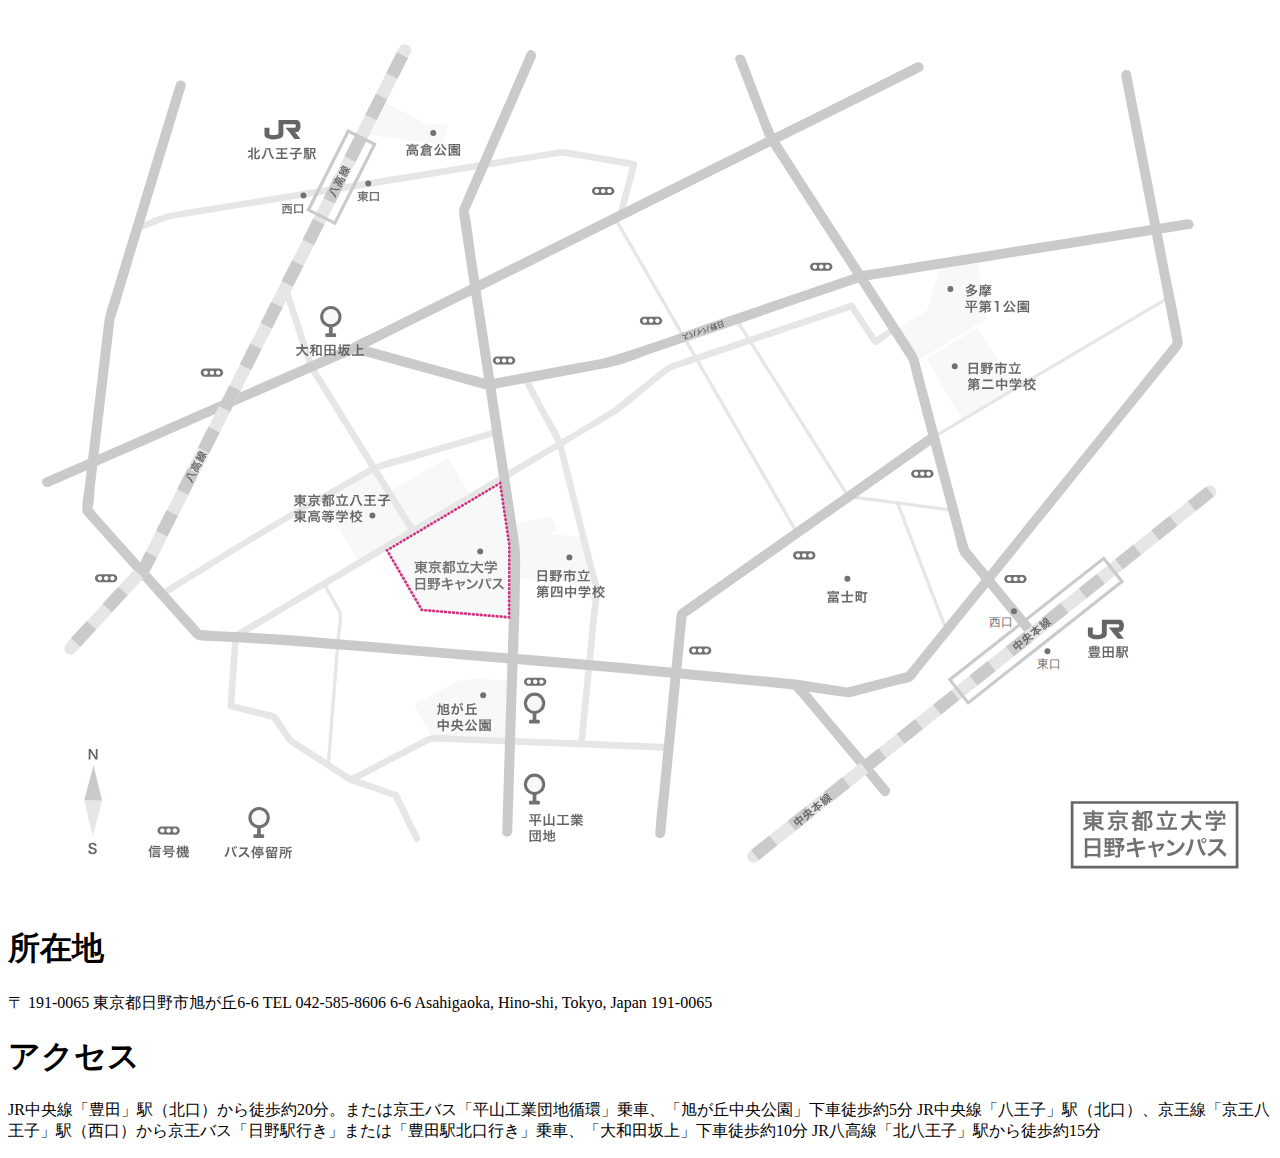
<file: docs/Access.html>
<!DOCTYPE html>
<html lang="en">
<head>
    <meta charset="UTF-8">
    <title>東京都立大学システムデザイン学部インダストリアルアート学科</title>
</head>
<body>

<main>
    <img src="picture/map.svg" alt="地図などを張る">
    <h1>所在地</h1>
    <p>
        〒 191-0065 東京都日野市旭が丘6-6

        TEL 042-585-8606

        6-6 Asahigaoka, Hino-shi, Tokyo, Japan 191-0065
    </p>
    <h1>アクセス</h1>
    <p>
        JR中央線「豊田」駅（北口）から徒歩約20分。または京王バス「平山工業団地循環」乗車、「旭が丘中央公園」下車徒歩約5分

        JR中央線「八王子」駅（北口）、京王線「京王八王子」駅（西口）から京王バス「日野駅行き」または「豊田駅北口行き」乗車、「大和田坂上」下車徒歩約10分

        JR八高線「北八王子」駅から徒歩約15分
    </p>
</main>
<footer>
    <div id="footerlink">
    </div>
</footer>
</body>
</html>
</file>
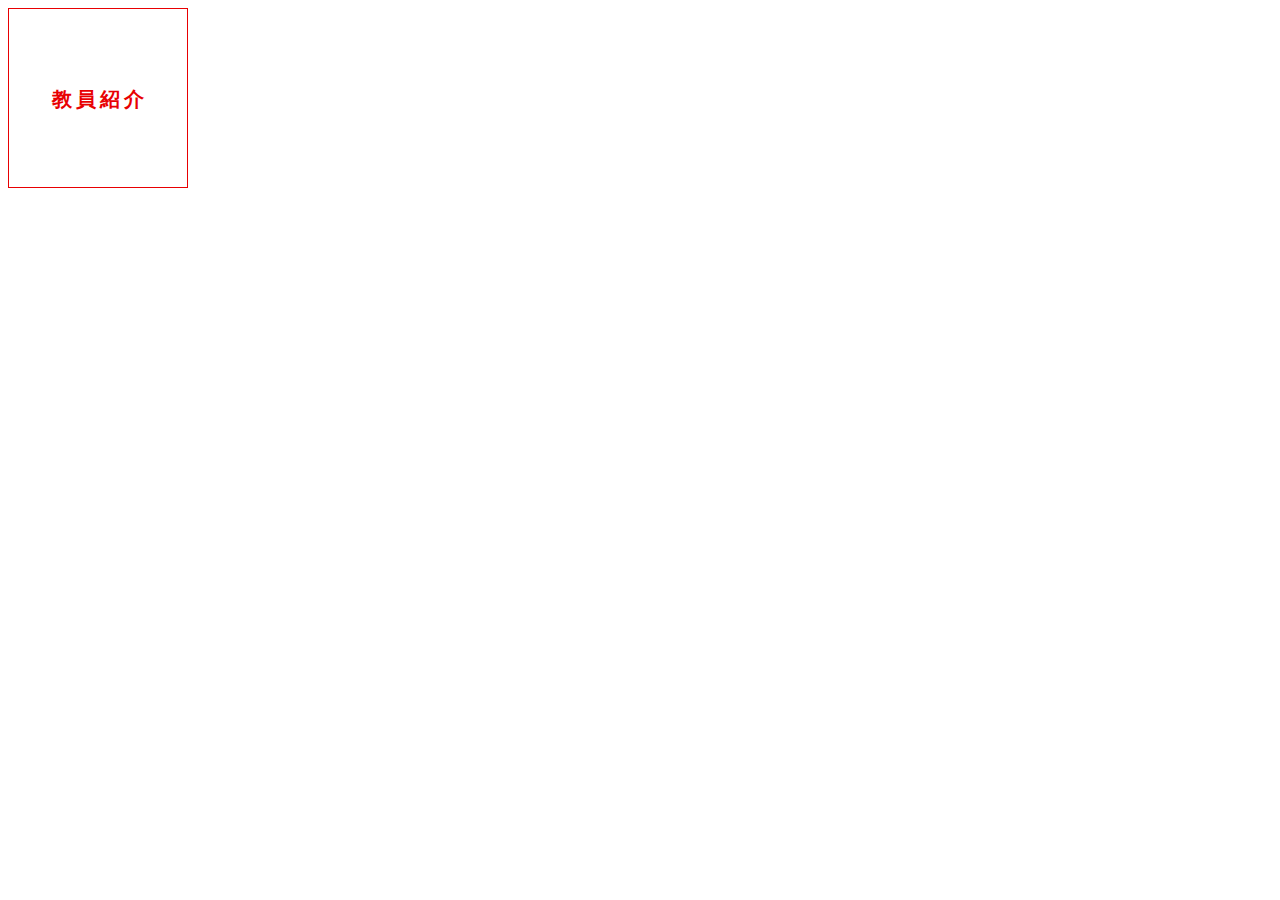
<file: docs/kari_Faculty.html>
<!DOCTYPE html>
<html lang="ja">

<head>
    <meta charset="UTF-8">
    <title>教員一覧</title>
    <link href="./styles/kari_Faculty.css" type="text/css" rel="stylesheet">
</head>

<body>
<header>
    <div class="grid-containr">
        <div class="faculty_header">
            <div class="text_faculty">教員紹介</div>
        </div>
    </div>
</header>

<main id="faculty_list">
</main>

<footer>
</footer>
<script src="js/Faculty.js"></script>

</body>

</html>
</file>
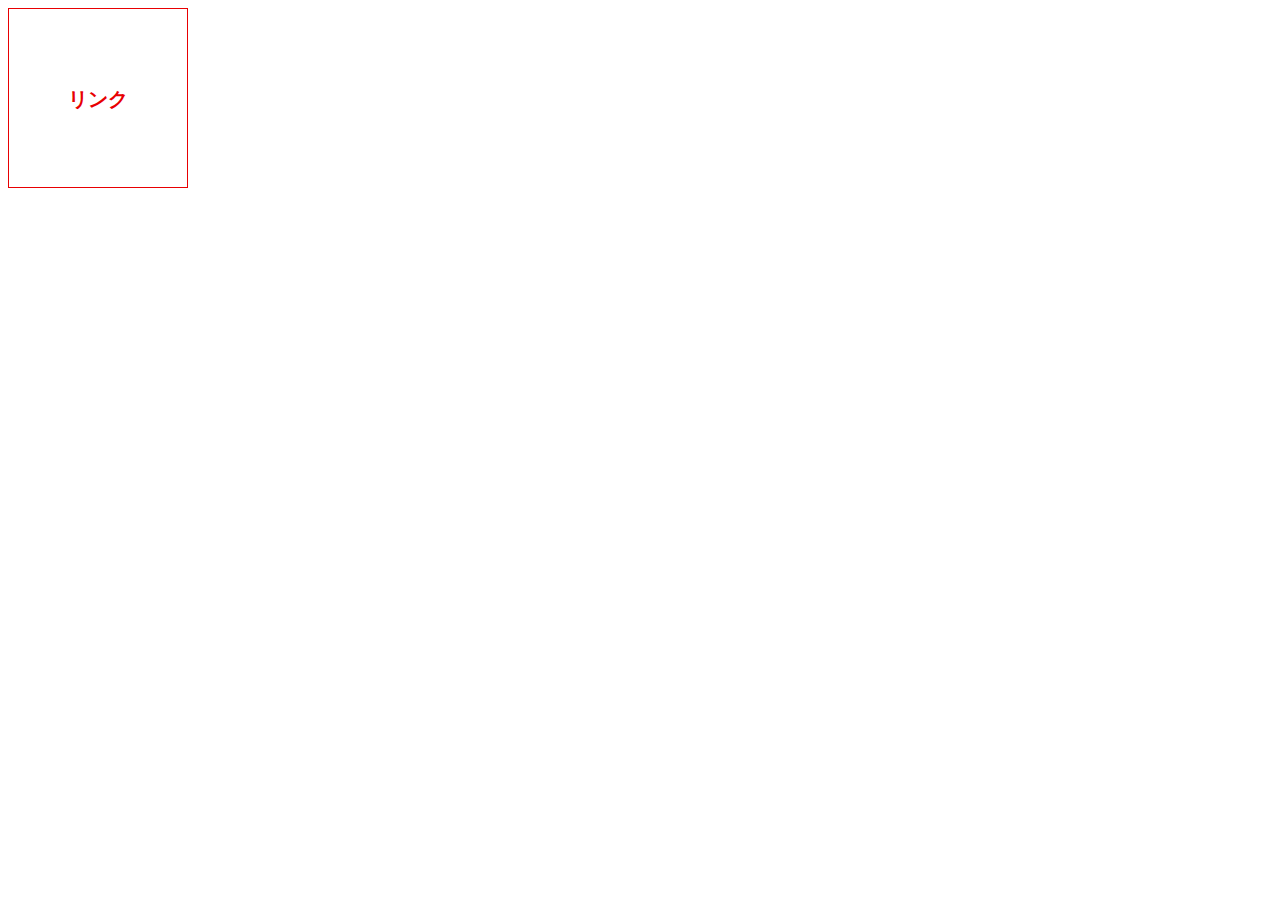
<file: docs/kari_Link.html>
<!DOCTYPE html>
<html lang="ja">

    <head>
        <meta charset="UTF-8">
        <title>リンク</title>
        <link href="./styles/kari_Link.css" type="text/css" rel="stylesheet">
    </head>

    <body>
        <header>
            <div class="grid-containr">
                <div class="link_header">
                    <div class="text_link">リンク</div>
                </div>
            </div>
        </header>

        <main id = "link_list">
        </main>

        <footer>
        </footer>
        <script src="js/link.js"></script>

    </body>

</html>
</file>
<file: docs/styles/kari_Faculty.css>
.grid-containr{
    display: grid;
    grid-template: 90px 90px / 180px 10px 1fr;
}
.faculty_header{
    grid-row: 1 / 3;
    grid-column: 1;
    background-color: white;
    border: thin solid #E80002;
}
.text_faculty{
    font-weight: bold;
    font-size: 20px;
    letter-spacing: 0.2em;
    text-indent: 0.2em;
    color: #E80002;
    line-height: 180px;
    font-family: sans-serif;
    text-align: center;
    position: relative;
}


.faculty{
    display: flex;
    flex-direction: row;
    align-items: start;
    justify-content: left;
    margin-right:5%;
    margin-left:5%;
    margin-top: 60px;
    margin-bottom: 60px;
}
    .left{
        order:1;
        margin-right: 10px;
    }
        .img{
            width:160px;
            height:160px;
        }
    .right{
        order:2;
        margin-left: 30px;
    }
        .name-rank{
            display: flex;
            flex-direction: row;
            align-items: flex-end;
            margin-top: 10px;
            margin-bottom: 6px;
        }
            .name{
                order: 1;
                font-weight: bold;
                font-size: 23px;
                color: black;
                line-height: 1;
            }
            .rank{
                order: 2;
                font-weight: bold;
                font-size: 18px;
                color: black;
                line-height: 1;
                margin-left: 23px;
            }
            .name-rank a {
                order: 3;
                position: relative;
                width: 22px;
                height: 22px;
                margin-left: 8px;
            }
        .name-reading{
            font-weight: normal;
            font-size: 12px;
            color: black;
            line-height: 1;
            margin-left: 2px;
            margin-bottom: 30px;
        }
        .explanation{
            font-weight: bold;
            font-size: 16px;
            color: black;
            line-height: 1.2;
            margin-top: 20px;
            margin-left: 5px;
        }
</file>
<file: docs/styles/kari_Link.css>
.grid-containr{
    display: grid;
    grid-template: 90px 90px / 180px 10px 1fr;
}
.link_header{
    grid-row: 1 / 3;
    grid-column: 1;
    background-color: white;
    border: thin solid #E80002;
}
.text_link{
    font-weight: bold;
    font-size: 20px;
    color: #E80002;
    line-height: 180px;
    font-family: sans-serif;
    text-align: center;
    position: relative;
}


.link{
    display: flex;
    flex-direction: row;
    align-items: center;
    margin-right:5%;
    margin-left:5%;
    margin-top: 20px;
}
    .left{
        order:1;
        margin-right: 10px;
    }
        a .img{
            width:200px;
            height:200px;
            box-shadow: 2px 2px 3px 0px #050505;
        }
    .right{
        order:2;
        margin-left: 10px;
    }
        .title{
            font-weight: bold;
            font-size: 25px;
            color: black;
            line-height: 1;
        }
            .title a .plof-link{
                display: inline-block;
                position: relative;
                width: 20px;
                height: 20px;
                margin-left: 8px;
            }
        .explanation{
            font-weight: bold;
            font-size: 18px;
            color: black;
            line-height: 1.2;
            margin-left: 5px;
        }
        .detail{
            font-weight: normal;
            font-size: 14px;
            color: black;
            line-height: 1.2;
            text-indent: 1em;
            margin-left: 5px;
        }
</file>
